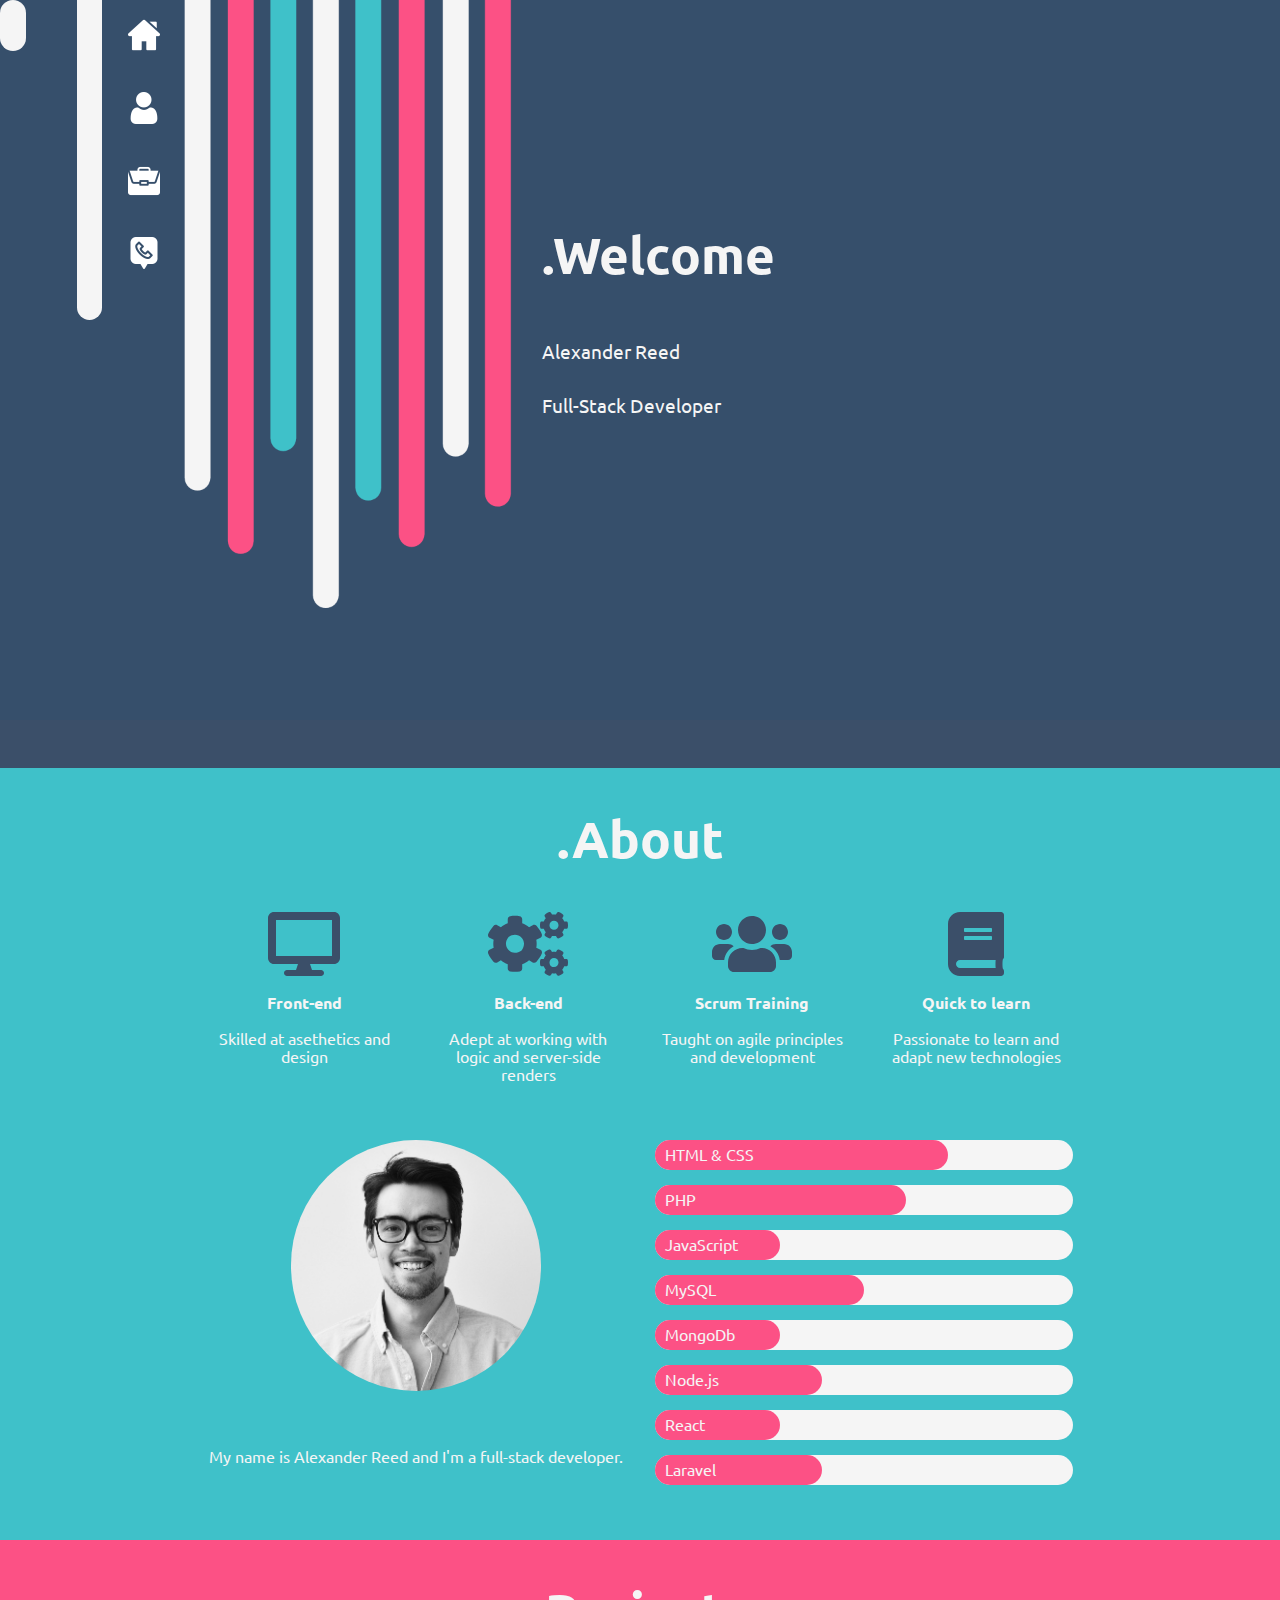
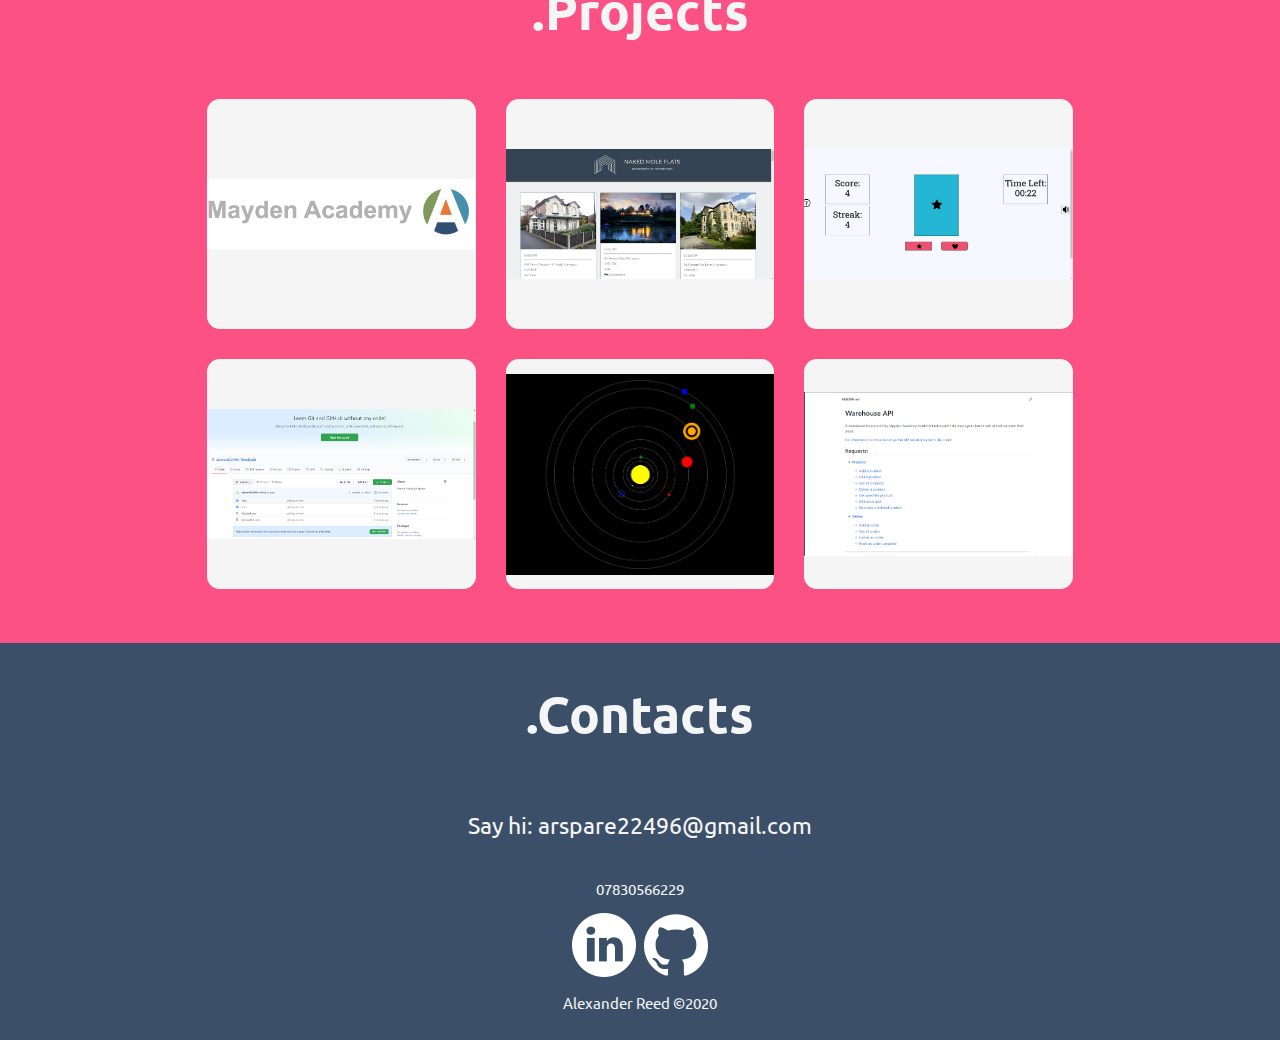
<file: index.html>
<!DOCTYPE html>
<html lang="en">
    <head>
        <title>Alexander Reed's Portfolio</title>
        <link rel="stylesheet" href="css/normalize.css">
        <link rel="stylesheet" href="css/styles.css">
        <meta name="viewport" content="width=device-width, initial-scale=1.0">
        <link href="https://fonts.googleapis.com/css?family=Ubuntu&display=swap" rel="stylesheet">
    </head>

    <body>

        <!--Nav Section-->

        <nav id="nav_section">
            <div>
                <div class="container">
                    <div id="stickybox"></div>
                    <div id="titlebox">
                        <a href="#">
                            <img src="css/home_run.png" alt="home icon" class="icon"/>
                        </a>
                        <a href="#about_section">
                            <img src="css/user.png" alt="about icon" class="icon"/>
                        </a>
                        <a href="#projects_section">
                            <img src="css/work.png" alt="projects icon" class="icon"/>
                        </a>
                        <a href="#contacts_section">
                            <img src="css/communications.png" alt="contacts icon" class="icon"/>
                        </a>
                    </div>
                </div>
                <div class="drop_container">
                    <div class="drop"></div>
                </div>
            </div>
            <div class="title_container">
                <div class="inner_container">
                    <h2>.Welcome</h2>
                    <p>Alexander Reed</p>
                    <p>Full-Stack Developer</p>
                </div>
            </div>
        </nav>

        <!--About Section-->

        <section id="about_section">
            <div class="container">
                <div class="header_container">
                    <h2>.About</h2>
                </div>
                <div class="skill_container">
                    <div class="key_skill skill_one">
                        <div class="skill_icon">
                            <svg aria-hidden="true" focusable="false" data-prefix="fas" data-icon="desktop" class="svg-inline--fa fa-desktop fa-w-18" role="img" xmlns="http://www.w3.org/2000/svg" viewBox="0 0 576 512"><path fill="currentColor" d="M528 0H48C21.5 0 0 21.5 0 48v320c0 26.5 21.5 48 48 48h192l-16 48h-72c-13.3 0-24 10.7-24 24s10.7 24 24 24h272c13.3 0 24-10.7 24-24s-10.7-24-24-24h-72l-16-48h192c26.5 0 48-21.5 48-48V48c0-26.5-21.5-48-48-48zm-16 352H64V64h448v288z"></path></svg>
                        </div>
                        <div class="skill_text">
                            <p class="skill">Front-end</p>
                            <p class="summary">Skilled at asethetics and design</p>
                        </div>
                    </div>
                    <div class="key_skill skill_two">
                        <div class="skill_icon">
                            <svg aria-hidden="true" focusable="false" data-prefix="fas" data-icon="cogs" class="svg-inline--fa fa-cogs fa-w-20" role="img" xmlns="http://www.w3.org/2000/svg" viewBox="0 0 640 512"><path fill="currentColor" d="M512.1 191l-8.2 14.3c-3 5.3-9.4 7.5-15.1 5.4-11.8-4.4-22.6-10.7-32.1-18.6-4.6-3.8-5.8-10.5-2.8-15.7l8.2-14.3c-6.9-8-12.3-17.3-15.9-27.4h-16.5c-6 0-11.2-4.3-12.2-10.3-2-12-2.1-24.6 0-37.1 1-6 6.2-10.4 12.2-10.4h16.5c3.6-10.1 9-19.4 15.9-27.4l-8.2-14.3c-3-5.2-1.9-11.9 2.8-15.7 9.5-7.9 20.4-14.2 32.1-18.6 5.7-2.1 12.1.1 15.1 5.4l8.2 14.3c10.5-1.9 21.2-1.9 31.7 0L552 6.3c3-5.3 9.4-7.5 15.1-5.4 11.8 4.4 22.6 10.7 32.1 18.6 4.6 3.8 5.8 10.5 2.8 15.7l-8.2 14.3c6.9 8 12.3 17.3 15.9 27.4h16.5c6 0 11.2 4.3 12.2 10.3 2 12 2.1 24.6 0 37.1-1 6-6.2 10.4-12.2 10.4h-16.5c-3.6 10.1-9 19.4-15.9 27.4l8.2 14.3c3 5.2 1.9 11.9-2.8 15.7-9.5 7.9-20.4 14.2-32.1 18.6-5.7 2.1-12.1-.1-15.1-5.4l-8.2-14.3c-10.4 1.9-21.2 1.9-31.7 0zm-10.5-58.8c38.5 29.6 82.4-14.3 52.8-52.8-38.5-29.7-82.4 14.3-52.8 52.8zM386.3 286.1l33.7 16.8c10.1 5.8 14.5 18.1 10.5 29.1-8.9 24.2-26.4 46.4-42.6 65.8-7.4 8.9-20.2 11.1-30.3 5.3l-29.1-16.8c-16 13.7-34.6 24.6-54.9 31.7v33.6c0 11.6-8.3 21.6-19.7 23.6-24.6 4.2-50.4 4.4-75.9 0-11.5-2-20-11.9-20-23.6V418c-20.3-7.2-38.9-18-54.9-31.7L74 403c-10 5.8-22.9 3.6-30.3-5.3-16.2-19.4-33.3-41.6-42.2-65.7-4-10.9.4-23.2 10.5-29.1l33.3-16.8c-3.9-20.9-3.9-42.4 0-63.4L12 205.8c-10.1-5.8-14.6-18.1-10.5-29 8.9-24.2 26-46.4 42.2-65.8 7.4-8.9 20.2-11.1 30.3-5.3l29.1 16.8c16-13.7 34.6-24.6 54.9-31.7V57.1c0-11.5 8.2-21.5 19.6-23.5 24.6-4.2 50.5-4.4 76-.1 11.5 2 20 11.9 20 23.6v33.6c20.3 7.2 38.9 18 54.9 31.7l29.1-16.8c10-5.8 22.9-3.6 30.3 5.3 16.2 19.4 33.2 41.6 42.1 65.8 4 10.9.1 23.2-10 29.1l-33.7 16.8c3.9 21 3.9 42.5 0 63.5zm-117.6 21.1c59.2-77-28.7-164.9-105.7-105.7-59.2 77 28.7 164.9 105.7 105.7zm243.4 182.7l-8.2 14.3c-3 5.3-9.4 7.5-15.1 5.4-11.8-4.4-22.6-10.7-32.1-18.6-4.6-3.8-5.8-10.5-2.8-15.7l8.2-14.3c-6.9-8-12.3-17.3-15.9-27.4h-16.5c-6 0-11.2-4.3-12.2-10.3-2-12-2.1-24.6 0-37.1 1-6 6.2-10.4 12.2-10.4h16.5c3.6-10.1 9-19.4 15.9-27.4l-8.2-14.3c-3-5.2-1.9-11.9 2.8-15.7 9.5-7.9 20.4-14.2 32.1-18.6 5.7-2.1 12.1.1 15.1 5.4l8.2 14.3c10.5-1.9 21.2-1.9 31.7 0l8.2-14.3c3-5.3 9.4-7.5 15.1-5.4 11.8 4.4 22.6 10.7 32.1 18.6 4.6 3.8 5.8 10.5 2.8 15.7l-8.2 14.3c6.9 8 12.3 17.3 15.9 27.4h16.5c6 0 11.2 4.3 12.2 10.3 2 12 2.1 24.6 0 37.1-1 6-6.2 10.4-12.2 10.4h-16.5c-3.6 10.1-9 19.4-15.9 27.4l8.2 14.3c3 5.2 1.9 11.9-2.8 15.7-9.5 7.9-20.4 14.2-32.1 18.6-5.7 2.1-12.1-.1-15.1-5.4l-8.2-14.3c-10.4 1.9-21.2 1.9-31.7 0zM501.6 431c38.5 29.6 82.4-14.3 52.8-52.8-38.5-29.6-82.4 14.3-52.8 52.8z"></path></svg>
                        </div>
                        <div class="skill_text">
                            <p class="skill">Back-end</p>
                            <p class="summary">Adept at working with logic and server-side renders</p>
                        </div>
                    </div>
                    <div class="key_skill skill_three">
                        <div class="skill_icon">
                            <svg aria-hidden="true" focusable="false" data-prefix="fas" data-icon="users" class="svg-inline--fa fa-users fa-w-20" role="img" xmlns="http://www.w3.org/2000/svg" viewBox="0 0 640 512"><path fill="currentColor" d="M96 224c35.3 0 64-28.7 64-64s-28.7-64-64-64-64 28.7-64 64 28.7 64 64 64zm448 0c35.3 0 64-28.7 64-64s-28.7-64-64-64-64 28.7-64 64 28.7 64 64 64zm32 32h-64c-17.6 0-33.5 7.1-45.1 18.6 40.3 22.1 68.9 62 75.1 109.4h66c17.7 0 32-14.3 32-32v-32c0-35.3-28.7-64-64-64zm-256 0c61.9 0 112-50.1 112-112S381.9 32 320 32 208 82.1 208 144s50.1 112 112 112zm76.8 32h-8.3c-20.8 10-43.9 16-68.5 16s-47.6-6-68.5-16h-8.3C179.6 288 128 339.6 128 403.2V432c0 26.5 21.5 48 48 48h288c26.5 0 48-21.5 48-48v-28.8c0-63.6-51.6-115.2-115.2-115.2zm-223.7-13.4C161.5 263.1 145.6 256 128 256H64c-35.3 0-64 28.7-64 64v32c0 17.7 14.3 32 32 32h65.9c6.3-47.4 34.9-87.3 75.2-109.4z"></path></svg>
                        </div>
                        <div class="skill_text">
                            <p class="skill">Scrum Training</p>
                            <p class="summary">Taught on agile principles and development</p>
                        </div>
                    </div>
                    <div class="key_skill skill_four">
                        <div class="skill_icon">
                            <svg aria-hidden="true" focusable="false" data-prefix="fas" data-icon="book" class="svg-inline--fa fa-book fa-w-14" role="img" xmlns="http://www.w3.org/2000/svg" viewBox="0 0 448 512"><path fill="currentColor" d="M448 360V24c0-13.3-10.7-24-24-24H96C43 0 0 43 0 96v320c0 53 43 96 96 96h328c13.3 0 24-10.7 24-24v-16c0-7.5-3.5-14.3-8.9-18.7-4.2-15.4-4.2-59.3 0-74.7 5.4-4.3 8.9-11.1 8.9-18.6zM128 134c0-3.3 2.7-6 6-6h212c3.3 0 6 2.7 6 6v20c0 3.3-2.7 6-6 6H134c-3.3 0-6-2.7-6-6v-20zm0 64c0-3.3 2.7-6 6-6h212c3.3 0 6 2.7 6 6v20c0 3.3-2.7 6-6 6H134c-3.3 0-6-2.7-6-6v-20zm253.4 250H96c-17.7 0-32-14.3-32-32 0-17.6 14.4-32 32-32h285.4c-1.9 17.1-1.9 46.9 0 64z"></path></svg>
                        </div>
                        <div class="skill_text">
                            <p class="skill">Quick to learn</p>
                            <p class="summary">Passionate to learn and adapt new technologies</p>
                        </div>
                    </div>
                </div>
                <div class="main_container">
                    <div class="left_box">
                        <div class="picture">
                            <img src="css/profile_pic.JPEG" alt="Me">
                        </div>
                        <p class="description">
                            My name is Alexander Reed and I'm a full-stack developer.
                        </p>
                    </div>
                    <div class="right_box">
                        <div class="bar">
                            <div class="fill" style="width: 70%">
                                <div class="tag">HTML & CSS</div>
                            </div>
                        </div>
                        <div class="bar">
                            <div class="fill" style="width: 60%">
                                <div class="tag">PHP</div>
                            </div>
                        </div>
                        <div class="bar">
                            <div class="fill" style="width: 30%">
                                <div class="tag">JavaScript</div>
                            </div>
                        </div>
                        <div class="bar">
                            <div class="fill" style="width: 50%">
                                <div class="tag">MySQL</div>
                            </div>
                        </div>
                        <div class="bar">
                            <div class="fill" style="width: 30%">
                                <div class="tag">MongoDb</div>
                            </div>
                        </div>
                        <div class="bar">
                            <div class="fill" style="width: 40%">
                                <div class="tag">Node.js</div>
                            </div>
                        </div>
                        <div class="bar">
                            <div class="fill" style="width: 30%">
                                <div class="tag">React</div>
                            </div>
                        </div>
                        <div class="bar">
                            <div class="fill" style="width: 40%">
                                <div class="tag">Laravel</div>
                            </div>
                        </div>
                    </div>
                </div>
            </div>
        </section>

        <!--Projects Section-->

        <main id="projects_section">
            <div class="container">
                <h2 id="projects">.Projects</h1>
                <div class="row">
                    <div id="project1" class="card">
                        <img src="css/project_screenshots/Screenshot 2020-03-04 at 14.22.33.png" alt="project_image_1" class="image">
                        <div class="card_overlay">
                            <p class="title">Mayden Logo</p>
                            <p>HTML/CSS</p>
                            <a href="#">View</a>
                        </div>
                    </div>
                    <div id="project2" class="card">
                        <img src="css/project_screenshots/Screenshot (2).png" alt="project_image_2" class="image">
                        <div class="card_overlay">
                            <p class="title">Naked Mole Flats</p>
                            <p>PHP OOP</p>
                            <a href="http://dev.maydenacademy.co.uk/projects/2020Feb/2020-frb-nakedMoleFlats/">View</a>
                        </div>
                    </div>
                    <div id="project3" class="card">
                        <img src="css/project_screenshots/Screenshot (7).png" alt="project_image_3" class="image">
                        <div class="card_overlay">
                            <p class="title">Best Card Game World</p>
                            <p>JavaScript</p>
                            <a href="http://dev.maydenacademy.co.uk/projects/2020Feb/2020-feb-card-game/">View</a>
                        </div>
                    </div>
                </div>
                <div class="row">
                    <div id="project4" class="card">
                        <img src="css/project_screenshots/Screenshot (8).png" alt="project_image_4" class="image">
                        <div class="card_overlay">
                            <p class="title">BlackJack</p>
                            <p>PHP</p>
                            <a href="https://github.com/alexreed22496/blackjack">View</a>
                        </div>
                    </div>
                    <div id="project5" class="card">
                        <img src="css/project_screenshots/Screenshot (9).png" alt="project_image_5" class="image">
                        <div class="card_overlay">
                            <p class="title">Solar System</p>
                            <p>React</p>
                            <a href="https://alexreed22496.github.io/solarSystem/">View</a>
                        </div>
                    </div>
                    <div id="project6" class="card">
                        <img src="css/project_screenshots/Screenshot (12).png" alt="project_image_6" class="image">
                        <div class="card_overlay">
                            <p class="title">Stock API</p>
                            <p>PHP Slim</p>
                            <a href="https://github.com/Mayden-Academy/2020-feb-stock-api">View</a>
                        </div>
                    </div>
                </div>
            </div>
        </main>

        <!--Contacts Section-->

        <footer id="contacts_section">
            <div class="container">
                <h2 id="contacts">.Contacts</h1>
                <div class="email">
                    <a href="mailto:arspare22496@gmail.com">Say hi: arspare22496@gmail.com</a>
                </div>
                <p>07830566229</p>
            </div>
            <div class="footer_container">
                <div class="social_media_container">
                    <div class="footer_icon">
                        <a href="https://www.linkedin.com/in/alexander-reed-9527ba1a1/" target="_blank">
                            <img src="css/linkedin.png" alt="linkedin_icon" class="social_icon"  height="50" width="50"/>
                        </a>
                    </div>
                    <div class="footer_icon">
                        <a href="https://github.com/alexreed22496" target="_blank">
                            <img src="css/github_icon.png" alt="github_icon" class="social_icon" width="50"/>
                        </a>
                    </div>
                </div>
                <div class="bottom_container">
                    <p>Alexander Reed ©2020</p>
                </div>
            </div>
        </footer>
    </body>
</html>
</file>
<file: css/styles.css>
body {
    margin: 0;
    padding: 0;
}

/* navbar */

nav {
    display: flex;
    background-image: url("background3.png");
    background-color: #3B4F69;
    width: 100%;
    height: 60vw;
    background-repeat: no-repeat;
    background-size: contain;
    font-family: 'Ubuntu', sans-serif;
}

.title_container {
    width: 100%;
    align-self: center;
    padding-left: 30px;
    padding-bottom: 150px;
}

.title_container .inner_container {
    display: flex;
    flex-direction: column;
    padding-left: 40vw;
}

h2 {
    color: #f5f5f5;
    font-size: 4vw;
}

nav p {
    color: #f5f5f5;
    font-size: 1.5vw;
    margin-top: 1vw;
}

nav .container {
    display: flex;
    position: fixed;
}

nav .container #stickybox {
    background-color: #f5f5f5;
    margin-left: 6vw;
    width: 2vw;
    height: 25vw;
    border-radius: 0 0 20px 20px;
}

nav .drop_container {
    position: fixed;
}

nav .drop {
    background-color: #f5f5f5;
    width: 2vw;
    height: 4vw;
    border-radius: 20px;
    position: relative;
    animation-name: drip;
    animation-duration: 4.5s;
    animation-iteration-count: infinite;
}

@keyframes drip {
    0% {
        left: 6vw; top: 18vw;
    }
    100% {
        left: 6vw; top: 80vw;
    }
}

nav .container #titlebox {
    margin-left: 1vw;
    display: flex;
    flex-direction: column;
}

nav .icon {
    padding: 1.5vw 1vw;
    width: 2.5vw;
    height: auto;   
}

@media screen and (max-width: 450px) {
    .title_container {
        margin-top: 20vw;
    }
    
    h2 {
        font-size: 8vw;
    }

    nav p {
        font-size: 3vw;
        margin-top: 2vw;
    }

    nav .icon {
        padding: 3.4vw 1vw;
    }

    nav .container #stickybox {
        height: 40vw;
    }
    
    nav .drop {
        animation-duration: 6s;
    }
    @keyframes drip {
        0% {
            left: 6vw; top: 18vw;
        }
        100% {
            left: 6vw; top: 250vw;
        }
    }
}

@media screen and (max-width: 800px) and (min-width: 460px) {
    @keyframes drip {
        0% {
            left: 6vw; top: 18vw;
        }
        100% {
            left: 6vw; top: 120vw;
        }
    }
}

/* section */

section {
    display: flex;
    justify-content: center;
    background-color: #3fc1c9;
    height: auto;
    font-family: 'Ubuntu', sans-serif;
}

section .container {
    height: 100%;
    width: 70%;
}

section .header_container {
    display: block;
    margin: 0 auto;
    width: 100%;
    display: flex;
    justify-content: center;
}

section .container .skill_container {
    margin: 0 auto;
    width: 100%;
    height: auto;
    overflow: auto;
    display: flex;
    flex-direction: row;
}

section p {
    text-align: center;
    color: #f5f5f5;
}

.skill {
    font-weight: bold;
}

.key_skill {
    width: 25%;
    padding: 0px 15px;
}

.skill_icon {
    text-align: center;
    color: #3B4F69;
}

svg {
    height: 5vw;;
}

section .main_container {
    width: 100%;
    display: flex;
    flex-direction: row;
}

section .left_box {
    width: 50%;
    margin: 0;
    padding: 40px 15px;
}

section .description {
    padding-top: 40px;
}

section .right_box {
    width: 50%;
    margin: 0;
    padding: 40px 15px;
}

section .picture {
    display: flex;
    justify-content: center;
}

section img {
    width: 60%;
    border-radius: 50%;
}

section .bar {
    margin-bottom: 15px;
    background-color: #f5f5f5;
    display: block;
    height: 30px;
    border-radius: 3vw;
}

section .fill {
    background-color: #fc5185;
    height: 100%;
    border-radius: 3vw;
}
section .tag {
    padding-top: 5px;
    margin-left: 10px;
    font-size: 1rem;
    color: #f5f5f5;
}

@media screen and (max-width: 450px) {
    section {
        height: 105vw;
    }

    section .row {
        display: flex;
        flex-direction: column;
    }

    section #top_column {
        height: 60px;
    }

    section .column {
        width: 65vw;
        height: 30vw;
        margin: 8px;
        padding: 0 10px;
        font-size: 12px;
    }

    h2 {
        font-size: 5vw;
        margin-top: 10px;
    }

    section p {
        font-size: 10px;
    }
}

/* main */

main {
    display: flex;
    justify-content: center;
    background-color: #fc5185;
    font-family: 'Ubuntu', sans-serif;
}

main .container {
    display: flex;
    flex-direction: column;
    align-items: center;
    width: 70%;
    padding-bottom: 3vw;
}

main .container .row {
    display: flex;
    justify-content: center;
    width: 100%;
}

main .card {
    position: relative;
    width: 100%;
    height: 18vw;
    margin: 15px;
    border-radius: 1vw;
    background-color: #f5f5f5;
    display: flex;
    justify-content: center;
    align-items: center;
}

.card_overlay {
    opacity: 0;
    transition: .5s ease;
    position: absolute;
    top: 0;
    bottom: 0;
    left: 0;
    right: 0;
    height: 100%;
    width: 100%;
    background-color: #3fc1c9;
    display: flex;
    justify-content: center;
    align-items: center;
    flex-direction: column;
    border-radius: 1vw;
}

.card:hover .card_overlay {
    opacity: 1;
}

.card p {
    font-size: 1.6vw;
    color: #f5f5f5;
}

.card a {
    text-decoration: none;
    font-size: 1.2vw;
    color: #f5f5f5;
    border: solid;
    padding: 8px;
    border-radius: 1vw;

}

.image {
    width: 100%;
}

@media screen and (max-width: 450px) {
    main .container .row {
        display: flex;
        flex-direction: column;
        width: 90%;
    }

    main .card {
        height: 50vw;
    }

    .card p {
        font-size: 5vw;
    }

    .card a{
        font-size: 4vw;
    }
}

/* footer */

footer {
    display: flex;
    flex-direction: column;
    justify-content: space-between;
    align-items: center;
    background-color: #3B4F69;
    font-family: 'Ubuntu', sans-serif;
}

footer .footer_container {
    display: flex;
    flex-direction: column;
    align-items: center;
    margin-bottom: 1vw;
}

footer .container {
    display: flex;
    flex-direction: column;
    align-items: center;
}

.email {
    padding: 2vw;
    text-align: center;
}

.email a {
    color: #f5f5f5;
    text-decoration: none;
    font-size: 1.8vw;
}

.social_media_container {
    display: flex;
    flex-direction: row;
    justify-content: space-evenly;
    width: 100%;
}

.footer_container .social_icon {
    width: 5vw;
    height: auto;
}

footer p {
    color: #f5f5f5;
    font-size: 1.2vw;
}

@media screen and (max-width: 450px) {
    .email a {
        font-size: 4vw;
    }

    .footer_container .social_icon {
        width: 10vw;
        margin: 10px;
    }

    footer p {
        font-size: 3vw;
    }
}
</file>
